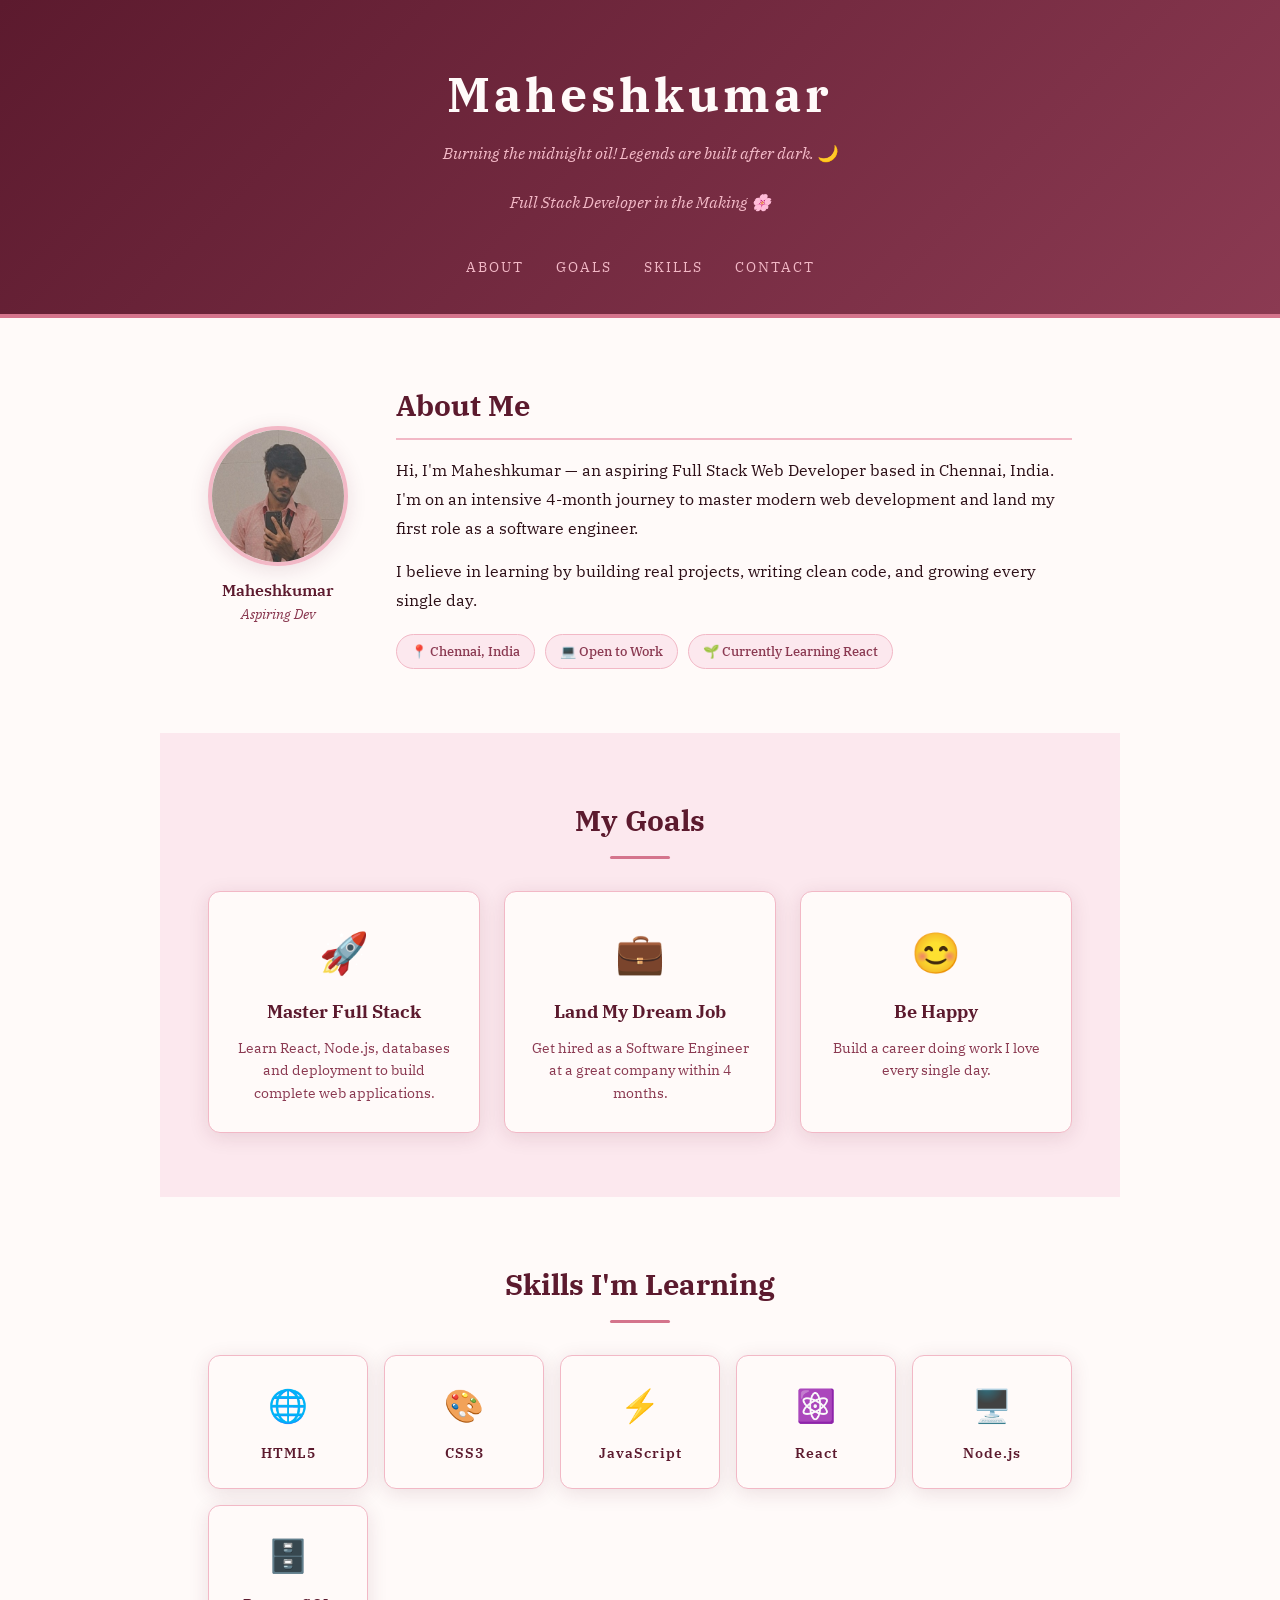
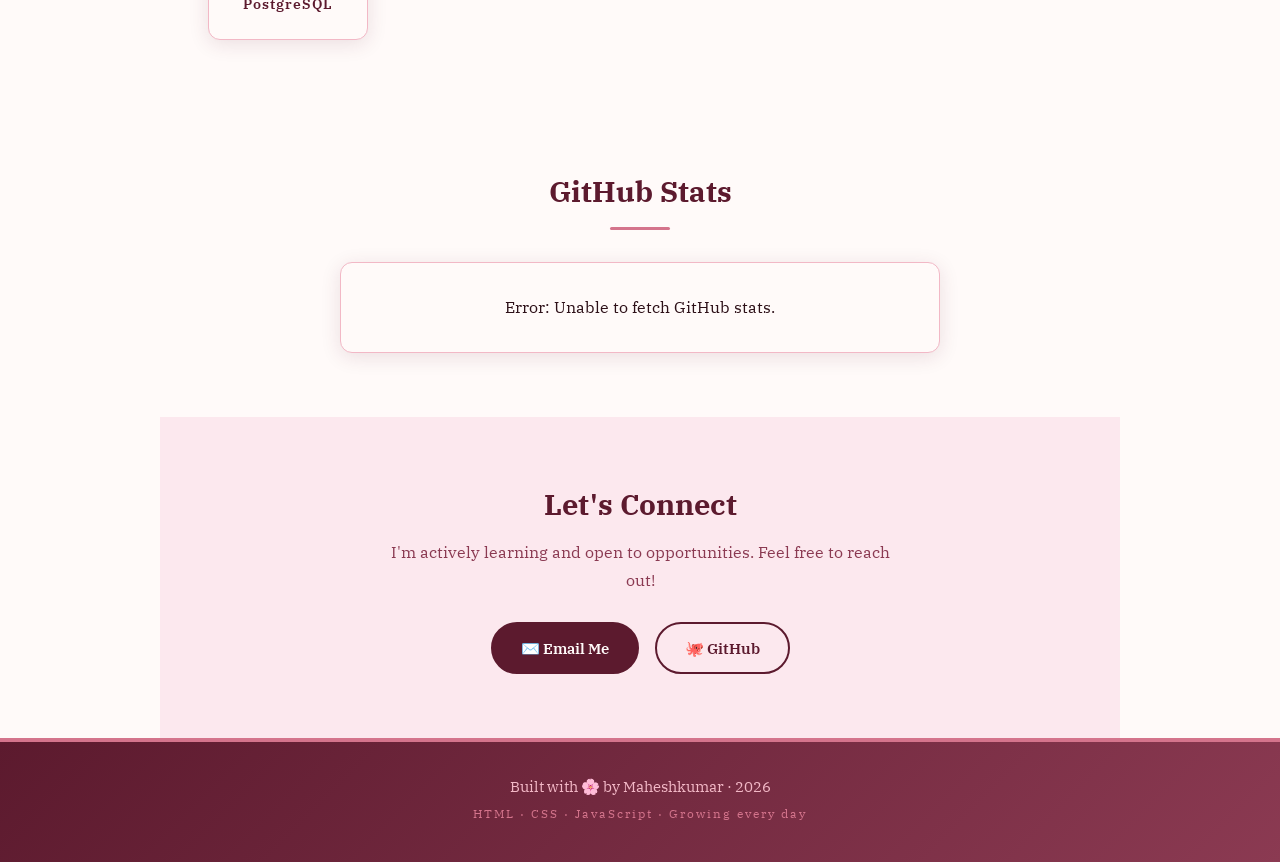
<file: Index.html>
<!DOCTYPE html>
<html lang="en">
  <head>
    <meta charset="UTF-8">
    <meta name="viewport" content="width=device-width, initial-scale=1.0">
    <meta name="description" content="Maheshkumar - Aspiring Full Stack Web Developer">
    <title>Maheshkumar | Web Developer</title>
    <link rel="stylesheet" href="style.css">
  </head>
  <body>

    <header>
      <h1>Maheshkumar</h1>
      <p id="greeting" class="tagline"></p>
      <p class="tagline">Full Stack Developer in the Making 🌸</p>
      <nav class="navbar">
        <a href="#about">About</a>
        <a href="#goals">Goals</a>
        <a href="#skills">Skills</a>
        <a href="#contact">Contact</a>
      </nav>
    </header>

    <main>

      <section class="section" id="about">
        <div class="about-grid">
          <div class="avatar-box">
            <img src="avatar.jpeg" alt="Maheshkumar profile photo" class="avatar-placeholder">
            <p class="avatar-name">Maheshkumar</p>
            <p class="avatar-role">Aspiring Dev</p>
          </div>
          <div class="about-text">
            <h2>About Me</h2>
            <p>Hi, I'm Maheshkumar — an aspiring Full Stack Web Developer based in Chennai, India. I'm on an intensive 4-month journey to master modern web development and land my first role as a software engineer.</p>
            <p>I believe in learning by building real projects, writing clean code, and growing every single day.</p>
            <div class="about-badges">
              <span class="badge">📍 Chennai, India</span>
              <span class="badge">💻 Open to Work</span>
              <span class="badge">🌱 Currently Learning React</span>
            </div>
          </div>
        </div>
      </section>

      <section class="section section-alt" id="goals">
        <h2 class="section-title">My Goals</h2>
        <div class="goals-grid">
          <div class="goal-card">
            <div class="goal-icon">🚀</div>
            <h3>Master Full Stack</h3>
            <p>Learn React, Node.js, databases and deployment to build complete web applications.</p>
          </div>
          <div class="goal-card">
            <div class="goal-icon">💼</div>
            <h3>Land My Dream Job</h3>
            <p>Get hired as a Software Engineer at a great company within 4 months.</p>
          </div>
          <div class="goal-card">
            <div class="goal-icon">😊</div>
            <h3>Be Happy</h3>
            <p>Build a career doing work I love every single day.</p>
          </div>
        </div>
      </section>

      <section class="section" id="skills">
        <h2 class="section-title">Skills I'm Learning</h2>
        <div class="skills-grid">
          <div class="skill-card">
            <span class="skill-icon">🌐</span>
            <span class="skill-name">HTML5</span>
          </div>
          <div class="skill-card">
            <span class="skill-icon">🎨</span>
            <span class="skill-name">CSS3</span>
          </div>
          <div class="skill-card">
            <span class="skill-icon">⚡</span>
            <span class="skill-name">JavaScript</span>
          </div>
          <div class="skill-card">
            <span class="skill-icon">⚛️</span>
            <span class="skill-name">React</span>
          </div>
          <div class="skill-card">
            <span class="skill-icon">🖥️</span>
            <span class="skill-name">Node.js</span>
          </div>
          <div class="skill-card">
            <span class="skill-icon">🗄️</span>
            <span class="skill-name">PostgreSQL</span>
          </div>
        </div>
      </section>

      <section class="section" id="github">
        <h2 class="section-title">GitHub Stats</h2>
        <div id="github-stats" class="github-box">
          <p class="loading-text">Loading GitHub data... 🌸</p>
        </div>
      </section>

      <section class="section section-alt" id="contact">
        <div class="contact-box">
          <h2>Let's Connect</h2>
          <p>I'm actively learning and open to opportunities. Feel free to reach out!</p>
          <div class="contact-buttons">
            <a href="https://mail.google.com/mail/?view=cm&fs=1&to=maheshkumar07232001@gmail.com" 
              target="_blank"
              class="btn btn-primary">
              ✉️ Email Me
            </a>
            <a href="https://github.com/MaheshkumarSelvakumar" target="_blank" class="btn btn-outline">🐙 GitHub</a>
          </div>
        </div>
      </section>

    </main>

    <footer>
      <p>Built with 🌸 by Maheshkumar · 2026</p>
      <p class="footer-sub">HTML · CSS · JavaScript · Growing every day</p>
    </footer>


    <script src="script.js"></script>

  </body>
</html>
</file>
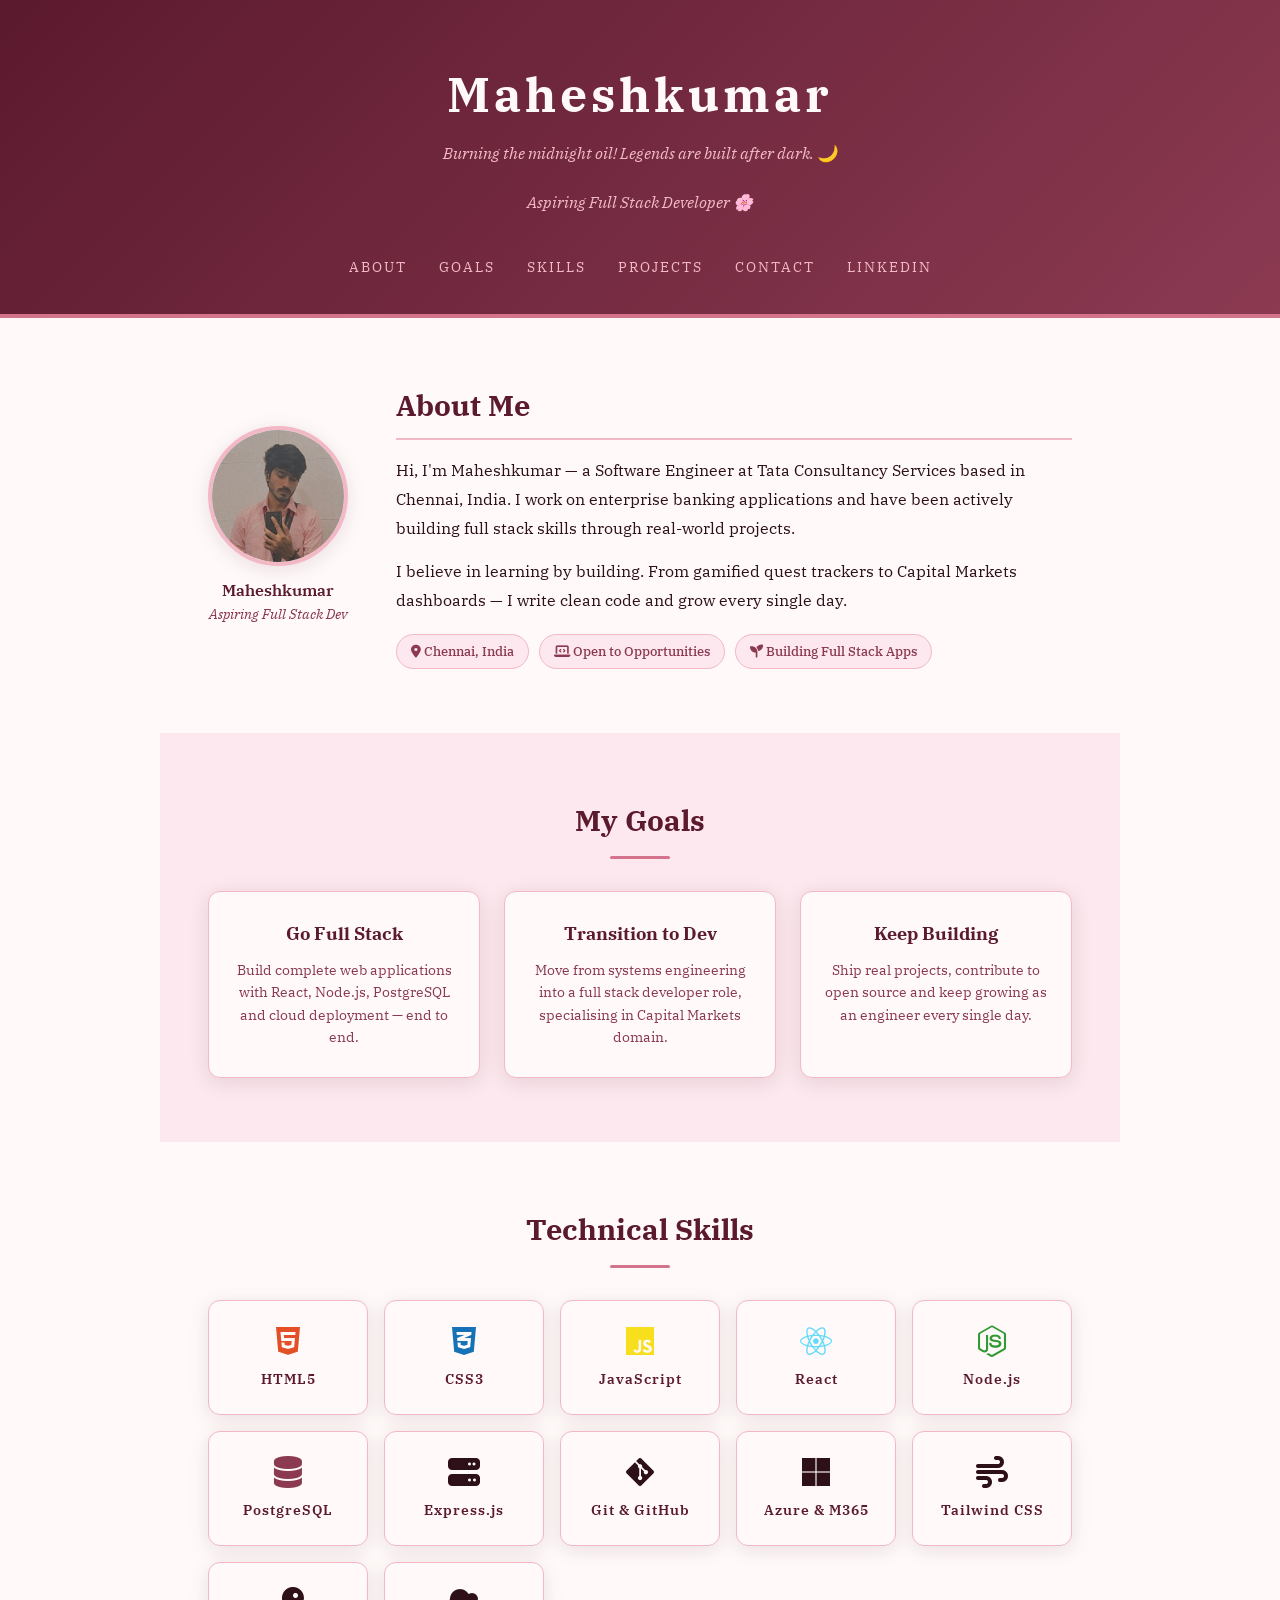
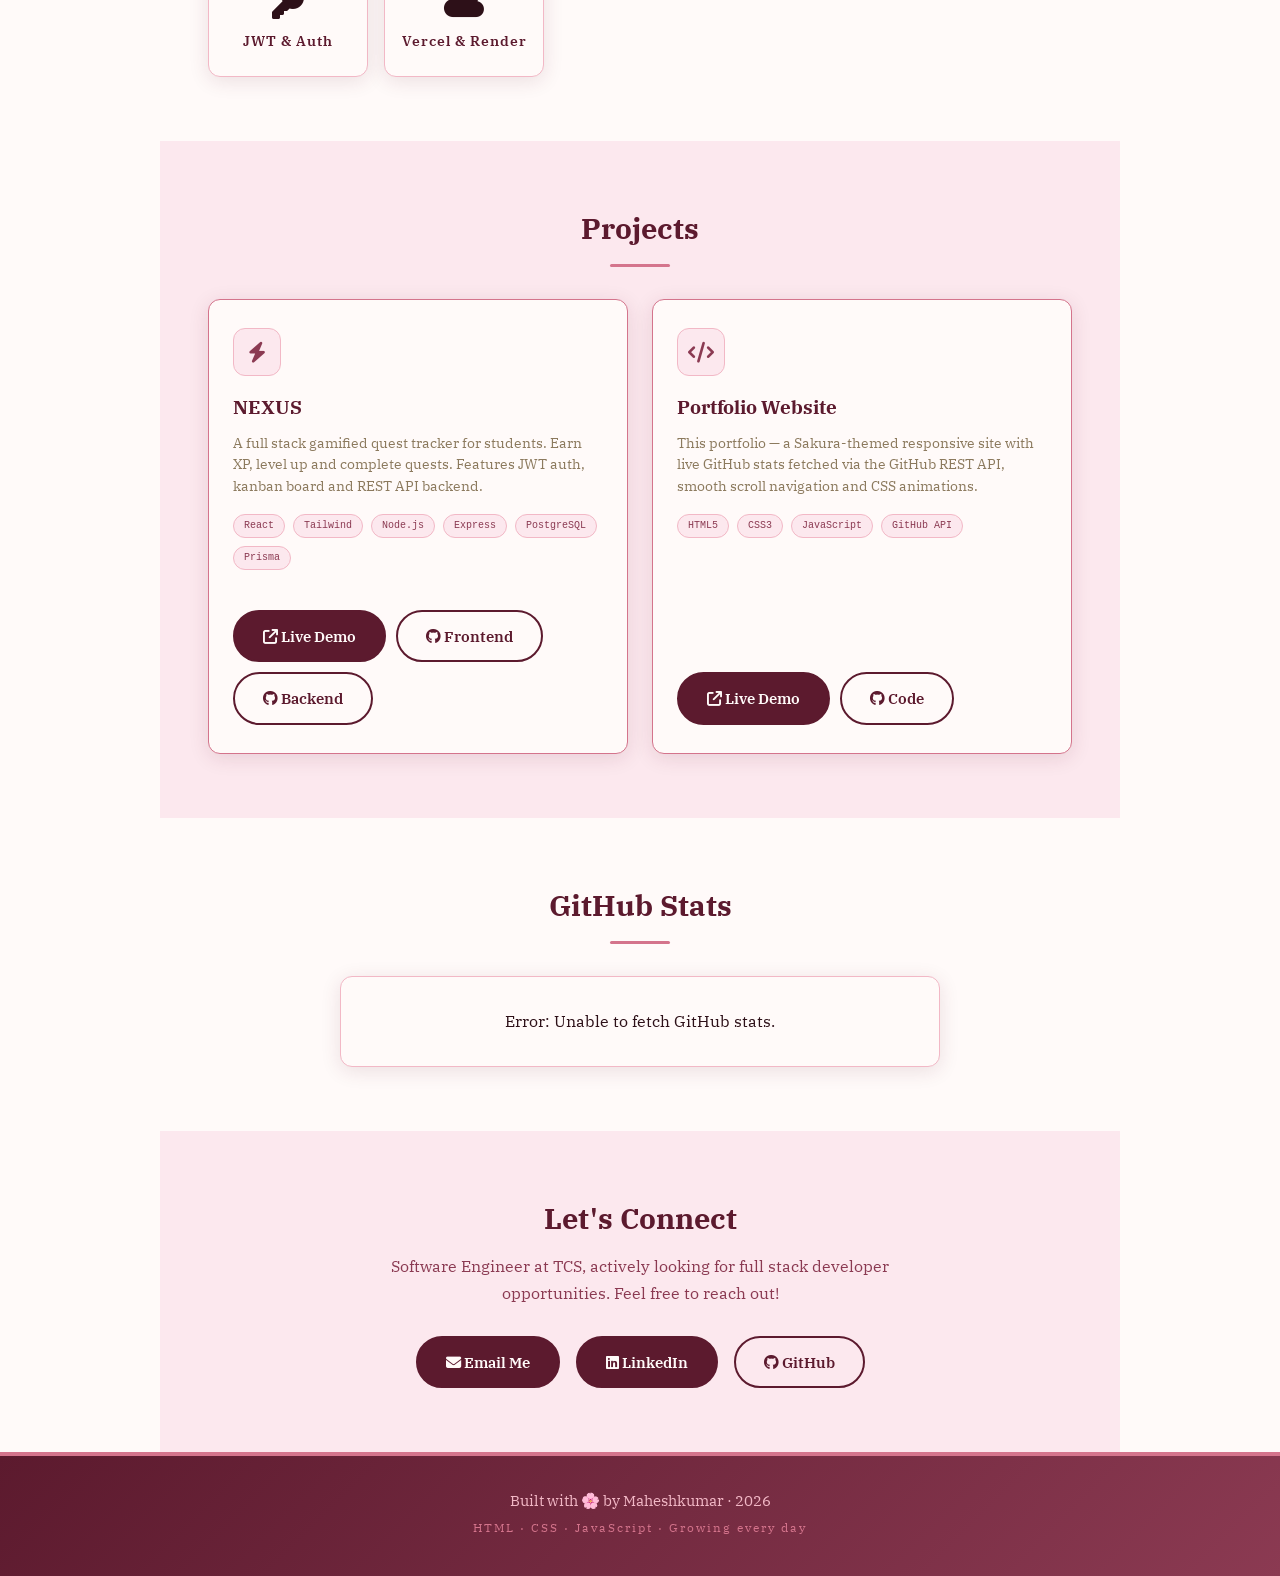
<file: index.html>
<!DOCTYPE html>
<html lang="en">
  <head>
    <meta charset="UTF-8">
    <meta name="viewport" content="width=device-width, initial-scale=1.0">
    <meta name="description" content="Maheshkumar - Software Engineer at TCS | Aspiring Full Stack Developer">
    <title>Maheshkumar | Software Engineer</title>
    <link rel="stylesheet" href="https://cdnjs.cloudflare.com/ajax/libs/font-awesome/6.5.0/css/all.min.css">
    <link rel="stylesheet" href="style.css">
  </head>
  <body>

    <header>
      <h1>Maheshkumar</h1>
      <p id="greeting" class="tagline"></p>
      <p class="tagline">Aspiring Full Stack Developer 🌸</p>
      <nav class="navbar">
        <a href="#about">About</a>
        <a href="#goals">Goals</a>
        <a href="#skills">Skills</a>
        <a href="#projects">Projects</a>
        <a href="#contact">Contact</a>
        <a href="https://www.linkedin.com/in/maheshkumar-selvakumar-1b19b4220" target="_blank">LinkedIn</a>
      </nav>
    </header>

    <main>

      <section class="section" id="about">
        <div class="about-grid">
          <div class="avatar-box">
            <img src="avatar.jpeg" alt="Maheshkumar profile photo" class="avatar-placeholder">
            <p class="avatar-name">Maheshkumar</p>
            <p class="avatar-role">Aspiring Full Stack Dev</p>
          </div>
          <div class="about-text">
            <h2>About Me</h2>
            <p>Hi, I'm Maheshkumar — a Software Engineer at Tata Consultancy Services based in Chennai, India. I work on enterprise banking applications and have been actively building full stack skills through real-world projects.</p>
            <p>I believe in learning by building. From gamified quest trackers to Capital Markets dashboards — I write clean code and grow every single day.</p>
            <div class="about-badges">
              <span class="badge"><i class="fa-solid fa-location-dot"></i> Chennai, India</span>
              <span class="badge"><i class="fa-solid fa-laptop-code"></i> Open to Opportunities</span>
              <span class="badge"><i class="fa-solid fa-seedling"></i> Building Full Stack Apps</span>
            </div>
          </div>
        </div>
      </section>

      <section class="section section-alt" id="goals">
        <h2 class="section-title">My Goals</h2>
        <div class="goals-grid">
          <div class="goal-card">
            <h3>Go Full Stack</h3>
            <p>Build complete web applications with React, Node.js, PostgreSQL and cloud deployment — end to end.</p>
          </div>
          <div class="goal-card">
            <h3>Transition to Dev</h3>
            <p>Move from systems engineering into a full stack developer role, specialising in Capital Markets domain.</p>
          </div>
          <div class="goal-card">
            <h3>Keep Building</h3>
            <p>Ship real projects, contribute to open source and keep growing as an engineer every single day.</p>
          </div>
        </div>
      </section>

      <section class="section" id="skills">
        <h2 class="section-title">Technical Skills</h2>
        <div class="skills-grid">
          <div class="skill-card">
            <i class="fa-brands fa-html5 skill-icon"></i>
            <span class="skill-name">HTML5</span>
          </div>
          <div class="skill-card">
            <i class="fa-brands fa-css3-alt skill-icon"></i>
            <span class="skill-name">CSS3</span>
          </div>
          <div class="skill-card">
            <i class="fa-brands fa-js skill-icon"></i>
            <span class="skill-name">JavaScript</span>
          </div>
          <div class="skill-card">
            <i class="fa-brands fa-react skill-icon"></i>
            <span class="skill-name">React</span>
          </div>
          <div class="skill-card">
            <i class="fa-brands fa-node-js skill-icon"></i>
            <span class="skill-name">Node.js</span>
          </div>
          <div class="skill-card">
            <i class="fa-solid fa-database skill-icon"></i>
            <span class="skill-name">PostgreSQL</span>
          </div>
          <div class="skill-card">
            <i class="fa-solid fa-server skill-icon"></i>
            <span class="skill-name">Express.js</span>
          </div>
          <div class="skill-card">
            <i class="fa-brands fa-git-alt skill-icon"></i>
            <span class="skill-name">Git & GitHub</span>
          </div>
          <div class="skill-card">
            <i class="fa-brands fa-microsoft skill-icon"></i>
            <span class="skill-name">Azure & M365</span>
          </div>
          <div class="skill-card">
            <i class="fa-solid fa-wind skill-icon"></i>
            <span class="skill-name">Tailwind CSS</span>
          </div>
          <div class="skill-card">
            <i class="fa-solid fa-key skill-icon"></i>
            <span class="skill-name">JWT & Auth</span>
          </div>
          <div class="skill-card">
            <i class="fa-solid fa-cloud skill-icon"></i>
            <span class="skill-name">Vercel & Render</span>
          </div>
        </div>
      </section>

      <section class="section section-alt" id="projects">
        <h2 class="section-title">Projects</h2>
        <div class="projects-grid">

          <div class="project-card">
            <div class="project-icon">
              <i class="fa-solid fa-bolt"></i>
            </div>
            <h3>NEXUS</h3>
            <p>A full stack gamified quest tracker for students. Earn XP, level up and complete quests. Features JWT auth, kanban board and REST API backend.</p>
            <div class="project-tags">
              <span>React</span>
              <span>Tailwind</span>
              <span>Node.js</span>
              <span>Express</span>
              <span>PostgreSQL</span>
              <span>Prisma</span>
            </div>
            <div class="project-links">
              <a href="https://nexus-zeta-indol.vercel.app" target="_blank" class="btn btn-primary">
                <i class="fa-solid fa-arrow-up-right-from-square"></i> Live Demo
              </a>
              <a href="https://github.com/MaheshkumarSelvakumar/nexus" target="_blank" class="btn btn-outline">
                <i class="fa-brands fa-github"></i> Frontend
              </a>
              <a href="https://github.com/MaheshkumarSelvakumar/nexus-backend" target="_blank" class="btn btn-outline">
                <i class="fa-brands fa-github"></i> Backend
              </a>
            </div>
          </div>

          <div class="project-card">
            <div class="project-icon">
              <i class="fa-solid fa-code"></i>
            </div>
            <h3>Portfolio Website</h3>
            <p>This portfolio — a Sakura-themed responsive site with live GitHub stats fetched via the GitHub REST API, smooth scroll navigation and CSS animations.</p>
            <div class="project-tags">
              <span>HTML5</span>
              <span>CSS3</span>
              <span>JavaScript</span>
              <span>GitHub API</span>
            </div>
            <div class="project-links">
              <a href="https://maheshkumarselvakumar.github.io/portfolio/" target="_blank" class="btn btn-primary">
                <i class="fa-solid fa-arrow-up-right-from-square"></i> Live Demo
              </a>
              <a href="https://github.com/MaheshkumarSelvakumar/portfolio" target="_blank" class="btn btn-outline">
                <i class="fa-brands fa-github"></i> Code
              </a>
            </div>
          </div>

        </div>
      </section>

      <section class="section" id="github">
        <h2 class="section-title">GitHub Stats</h2>
        <div id="github-stats" class="github-box">
          <p class="loading-text">Loading GitHub data... 🌸</p>
        </div>
      </section>

      <section class="section section-alt" id="contact">
        <div class="contact-box">
          <h2>Let's Connect</h2>
          <p>Software Engineer at TCS, actively looking for full stack developer opportunities. Feel free to reach out!</p>
          <div class="contact-buttons">
            <a href="https://mail.google.com/mail/?view=cm&fs=1&to=maheshkumar07232001@gmail.com" 
              target="_blank"
              class="btn btn-primary">
              <i class="fa-solid fa-envelope"></i> Email Me
            </a>
            <a href="https://www.linkedin.com/in/maheshkumar-selvakumar-1b19b4220" target="_blank" class="btn btn-primary">
              <i class="fa-brands fa-linkedin"></i> LinkedIn
            </a>
            <a href="https://github.com/MaheshkumarSelvakumar" target="_blank" class="btn btn-outline">
              <i class="fa-brands fa-github"></i> GitHub
            </a>
          </div>
        </div>
      </section>

    </main>

    <footer>
      <p>Built with 🌸 by Maheshkumar · 2026</p>
      <p class="footer-sub">HTML · CSS · JavaScript · Growing every day</p>
    </footer>

    <script src="script.js"></script>

  </body>
</html>
</file>
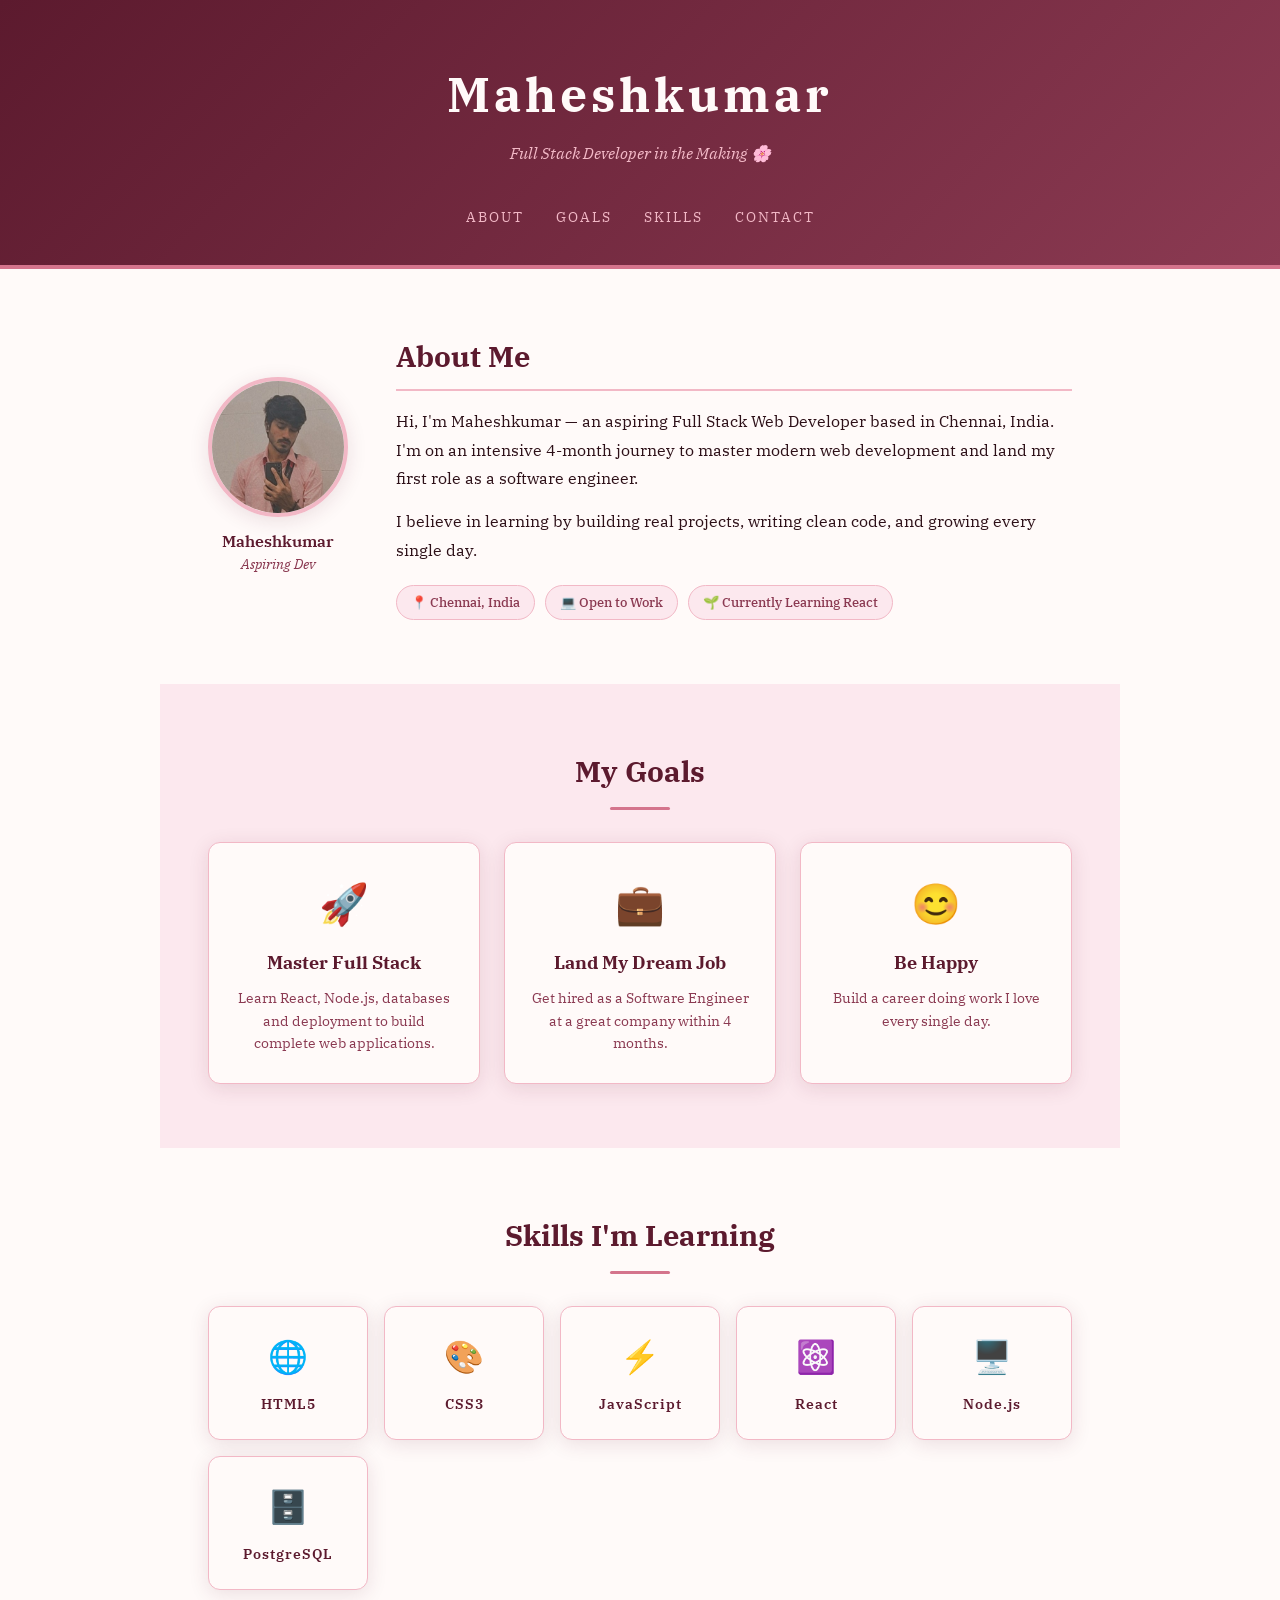
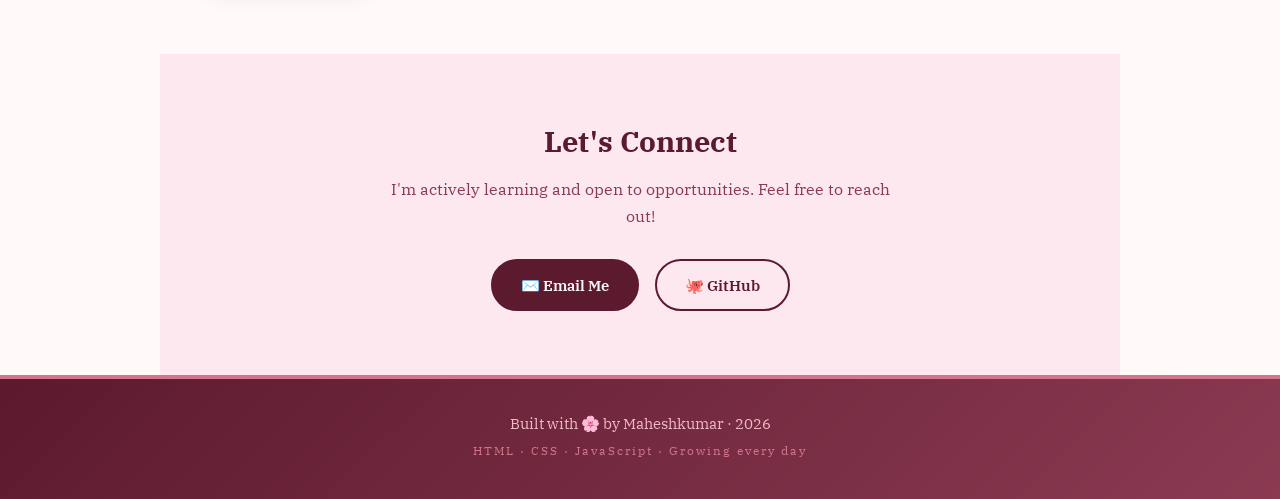
<file: Week-1 HTML_CSS/Index.html>
<!DOCTYPE html>
<html lang="en">
  <head>
    <meta charset="UTF-8">
    <meta name="viewport" content="width=device-width, initial-scale=1.0">
    <meta name="description" content="Maheshkumar - Aspiring Full Stack Web Developer">
    <title>Maheshkumar | Web Developer</title>
    <link rel="stylesheet" href="style.css">
  </head>
  <body>

    <header>
      <h1>Maheshkumar</h1>
      <p class="tagline">Full Stack Developer in the Making 🌸</p>
      <nav class="navbar">
        <a href="#about">About</a>
        <a href="#goals">Goals</a>
        <a href="#skills">Skills</a>
        <a href="#contact">Contact</a>
      </nav>
    </header>

    <main>

      <section class="section" id="about">
        <div class="about-grid">
          <div class="avatar-box">
            <img src="My Pic.jpeg" alt="Maheshkumar profile photo" class="avatar-placeholder">
            <p class="avatar-name">Maheshkumar</p>
            <p class="avatar-role">Aspiring Dev</p>
          </div>
          <div class="about-text">
            <h2>About Me</h2>
            <p>Hi, I'm Maheshkumar — an aspiring Full Stack Web Developer based in Chennai, India. I'm on an intensive 4-month journey to master modern web development and land my first role as a software engineer.</p>
            <p>I believe in learning by building real projects, writing clean code, and growing every single day.</p>
            <div class="about-badges">
              <span class="badge">📍 Chennai, India</span>
              <span class="badge">💻 Open to Work</span>
              <span class="badge">🌱 Currently Learning React</span>
            </div>
          </div>
        </div>
      </section>

      <section class="section section-alt" id="goals">
        <h2 class="section-title">My Goals</h2>
        <div class="goals-grid">
          <div class="goal-card">
            <div class="goal-icon">🚀</div>
            <h3>Master Full Stack</h3>
            <p>Learn React, Node.js, databases and deployment to build complete web applications.</p>
          </div>
          <div class="goal-card">
            <div class="goal-icon">💼</div>
            <h3>Land My Dream Job</h3>
            <p>Get hired as a Software Engineer at a great company within 4 months.</p>
          </div>
          <div class="goal-card">
            <div class="goal-icon">😊</div>
            <h3>Be Happy</h3>
            <p>Build a career doing work I love every single day.</p>
          </div>
        </div>
      </section>

      <section class="section" id="skills">
        <h2 class="section-title">Skills I'm Learning</h2>
        <div class="skills-grid">
          <div class="skill-card">
            <span class="skill-icon">🌐</span>
            <span class="skill-name">HTML5</span>
          </div>
          <div class="skill-card">
            <span class="skill-icon">🎨</span>
            <span class="skill-name">CSS3</span>
          </div>
          <div class="skill-card">
            <span class="skill-icon">⚡</span>
            <span class="skill-name">JavaScript</span>
          </div>
          <div class="skill-card">
            <span class="skill-icon">⚛️</span>
            <span class="skill-name">React</span>
          </div>
          <div class="skill-card">
            <span class="skill-icon">🖥️</span>
            <span class="skill-name">Node.js</span>
          </div>
          <div class="skill-card">
            <span class="skill-icon">🗄️</span>
            <span class="skill-name">PostgreSQL</span>
          </div>
        </div>
      </section>

      <section class="section section-alt" id="contact">
        <div class="contact-box">
          <h2>Let's Connect</h2>
          <p>I'm actively learning and open to opportunities. Feel free to reach out!</p>
          <div class="contact-buttons">
            <a href="https://mail.google.com/mail/?view=cm&fs=1&to=maheshkumar07232001@gmail.com" 
              target="_blank"
              class="btn btn-primary">
              ✉️ Email Me
            </a>
            <a href="https://github.com/MaheshkumarSelvakumar" target="_blank" class="btn btn-outline">🐙 GitHub</a>
          </div>
        </div>
      </section>

    </main>

    <footer>
      <p>Built with 🌸 by Maheshkumar · 2026</p>
      <p class="footer-sub">HTML · CSS · JavaScript · Growing every day</p>
    </footer>

  </body>
</html>
</file>
<file: style.css>
@import url('https://fonts.googleapis.com/css2?family=IBM+Plex+Serif:ital,wght@0,300;0,400;0,500;0,600;0,700;1,400&display=swap');

:root {
  --sakura-deep:   #5c1a2e;
  --sakura-dark:   #8b3a52;
  --sakura-mid:    #d4748c;
  --sakura-light:  #f2b8c6;
  --sakura-pale:   #fce8ee;
  --sakura-white:  #fffaf9;
  --sakura-mist:   #7a9e87;
  --sakura-text:   #2d1018;
  --muted:         #8c7a5e;
  --shadow-soft:   0 4px 20px rgba(92, 26, 46, 0.12);
  --shadow-hover:  0 12px 32px rgba(92, 26, 46, 0.2);
  --radius:        12px;
}

* {
  margin: 0;
  padding: 0;
  box-sizing: border-box;
}

html {
  scroll-behavior: smooth;
}

body {
  font-family: 'IBM Plex Serif', serif;
  background-color: var(--sakura-white);
  color: var(--sakura-text);
  line-height: 1.6;
  scroll-behavior: smooth;
}

header {
  background: linear-gradient(135deg, var(--sakura-deep), var(--sakura-dark));
  color: var(--sakura-white);
  text-align: center;
  padding: 56px 24px 32px;
  border-bottom: 4px solid var(--sakura-mid);
  transition: box-shadow 0.3s ease;
}

header.scrolled {
  box-shadow: 0 4px 20px rgba(92, 26, 46, 0.3);
}

header h1 {
  font-size: 3rem;
  font-weight: 700;
  letter-spacing: 4px;
  margin-bottom: 8px;
}

.tagline {
  font-size: 1rem;
  color: var(--sakura-light);
  margin-bottom: 24px;
  font-style: italic;
}

.navbar {
  display: flex;
  justify-content: center;
  gap: 32px;
  padding: 16px 0 0;
}

.navbar a {
  color: var(--sakura-light);
  text-decoration: none;
  font-size: 14px;
  letter-spacing: 2px;
  text-transform: uppercase;
  transition: color 0.3s ease;
  position: relative;
  padding-bottom: 4px;
}

.navbar a::after {
  content: '';
  position: absolute;
  bottom: 0;
  left: 0;
  width: 0;
  height: 2px;
  background: var(--sakura-mist);
  transition: width 0.3s ease;
}

.navbar a:hover {
  color: var(--sakura-mist);
}

.navbar a:hover::after {
  width: 100%;
}

.section {
  padding: 64px 48px;
  max-width: 960px;
  margin: 0 auto;
}

.section-alt {
  background-color: var(--sakura-pale);
}

.section-title {
  color: var(--sakura-deep);
  font-size: 1.8rem;
  margin-bottom: 32px;
  text-align: center;
  position: relative;
  padding-bottom: 16px;
}

.section-title::after {
  content: '';
  position: absolute;
  bottom: 0;
  left: 50%;
  transform: translateX(-50%);
  width: 60px;
  height: 3px;
  background: var(--sakura-mid);
  border-radius: 2px;
}

.about-grid {
  display: flex;
  gap: 48px;
  align-items: center;
}

.avatar-box {
  display: flex;
  flex-direction: column;
  align-items: center;
  flex-shrink: 0;
}

.avatar-placeholder {
  width: 140px;
  height: 140px;
  border-radius: 50%;
  background: linear-gradient(135deg, var(--sakura-mid), var(--sakura-dark));
  display: flex;
  align-items: center;
  justify-content: center;
  font-size: 3.5rem;
  font-weight: 700;
  color: var(--sakura-white);
  border: 4px solid var(--sakura-light);
  margin-bottom: 12px;
  box-shadow: var(--shadow-soft);
}

.avatar-name {
  font-weight: 600;
  color: var(--sakura-deep);
  font-size: 1rem;
}

.avatar-role {
  font-size: 0.85rem;
  color: var(--sakura-dark);
  font-style: italic;
}

.about-text h2 {
  color: var(--sakura-deep);
  font-size: 1.8rem;
  margin-bottom: 16px;
  padding-bottom: 10px;
  border-bottom: 2px solid var(--sakura-light);
}

.about-text p {
  color: var(--sakura-text);
  margin-bottom: 14px;
  line-height: 1.8;
}

.about-badges {
  display: flex;
  flex-wrap: wrap;
  gap: 10px;
  margin-top: 20px;
}

.badge {
  background: var(--sakura-pale);
  border: 1.5px solid var(--sakura-light);
  color: var(--sakura-dark);
  padding: 6px 14px;
  border-radius: 100px;
  font-size: 0.82rem;
  font-weight: 500;
}

.goals-grid {
  display: grid;
  grid-template-columns: repeat(3, 1fr);
  gap: 24px;
}

.goal-card {
  background: var(--sakura-white);
  border: 1.5px solid var(--sakura-light);
  border-radius: var(--radius);
  padding: 28px 24px;
  text-align: center;
  transition: transform 0.3s ease, box-shadow 0.3s ease;
  box-shadow: var(--shadow-soft);
}

.goal-card:hover {
  transform: translateY(-6px);
  box-shadow: var(--shadow-hover);
}

.goal-icon {
  font-size: 2.5rem;
  margin-bottom: 14px;
}

.goal-card h3 {
  color: var(--sakura-deep);
  margin-bottom: 10px;
  font-size: 1.1rem;
}

.goal-card p {
  font-size: 0.88rem;
  color: var(--sakura-dark);
  line-height: 1.6;
}

.skills-grid {
  display: grid;
  grid-template-columns: repeat(auto-fit, minmax(140px, 1fr));
  gap: 16px;
}

.skill-card {
  background: var(--sakura-white);
  border: 1.5px solid var(--sakura-light);
  border-radius: var(--radius);
  padding: 24px 16px;
  text-align: center;
  display: flex;
  flex-direction: column;
  align-items: center;
  gap: 10px;
  transition: transform 0.3s ease, box-shadow 0.3s ease, background 0.3s ease;
  box-shadow: var(--shadow-soft);
  cursor: default;
}

.skill-card:hover {
  transform: translateY(-4px);
  background: var(--sakura-pale);
  box-shadow: var(--shadow-hover);
}

.skill-icon {
  font-size: 2rem;
}

.skill-name {
  font-size: 0.9rem;
  font-weight: 600;
  color: var(--sakura-deep);
  letter-spacing: 1px;
}

.github-box {
  max-width: 600px;
  margin: 0 auto;
  background: var(--sakura-white);
  border: 1.5px solid var(--sakura-light);
  border-radius: var(--radius);
  padding: 32px;
  text-align: center;
  box-shadow: var(--shadow-soft);
}

.github-stats-grid {
  display: grid;
  grid-template-columns: repeat(2, 1fr);
  gap: 16px;
  margin: 24px 0;
}

.github-stat {
  background: var(--sakura-pale);
  border-radius: var(--radius);
  padding: 16px;
}

.github-stat-value {
  font-size: 1.8rem;
  font-weight: 700;
  color: var(--sakura-deep);
}

.github-stat-label {
  font-size: 0.82rem;
  color: var(--sakura-dark);
  margin-top: 4px;
}

.github-name {
  font-size: 1.3rem;
  font-weight: 700;
  color: var(--sakura-deep);
  margin-bottom: 8px;
}

.github-bio {
  font-size: 0.9rem;
  color: var(--sakura-dark);
  margin-bottom: 16px;
  font-style: italic;
}

.loading-text {
  color: var(--sakura-mid);
  font-style: italic;
}

.contact-box {
  text-align: center;
  max-width: 500px;
  margin: 0 auto;
}

.contact-box h2 {
  color: var(--sakura-deep);
  font-size: 1.8rem;
  margin-bottom: 12px;
}

.contact-box p {
  color: var(--sakura-dark);
  margin-bottom: 28px;
  line-height: 1.7;
}

.contact-buttons {
  display: flex;
  gap: 16px;
  justify-content: center;
  flex-wrap: wrap;
}

.btn {
  padding: 12px 28px;
  border-radius: 100px;
  font-family: 'IBM Plex Serif', serif;
  font-size: 0.95rem;
  font-weight: 600;
  text-decoration: none;
  transition: transform 0.2s ease, box-shadow 0.2s ease;
  display: inline-block;
}

.btn:hover {
  transform: translateY(-3px);
  box-shadow: var(--shadow-hover);
}

.btn-primary {
  background: var(--sakura-deep);
  color: var(--sakura-white);
  border: 2px solid var(--sakura-deep);
}

.btn-outline {
  background: transparent;
  color: var(--sakura-deep);
  border: 2px solid var(--sakura-deep);
}

.btn-outline:hover {
  background: var(--sakura-pale);
}

footer {
  background: linear-gradient(135deg, var(--sakura-deep), var(--sakura-dark));
  color: var(--sakura-light);
  text-align: center;
  padding: 32px 24px;
  border-top: 4px solid var(--sakura-mid);
}

footer p {
  margin-bottom: 6px;
  font-size: 0.95rem;
}

.footer-sub {
  font-size: 0.78rem;
  color: var(--sakura-mid);
  letter-spacing: 2px;
}

.skill-card.active {
  background: var(--sakura-light);
  border-color: var(--sakura-dark);
  transform: translateY(-4px);
  box-shadow: var(--shadow-hover);
}

@media (max-width: 768px) {

  header {
    padding: 40px 20px 24px;
  }

  header h1 {
    font-size: 2.2rem;
    letter-spacing: 2px;
  }

  .navbar {
    gap: 20px;
  }

  .section {
    padding: 48px 24px;
  }

  .about-grid {
    flex-direction: column;
    text-align: center;
  }

  .about-badges {
    justify-content: center;
  }

  .goals-grid {
    grid-template-columns: repeat(2, 1fr);
  }

  .projects-grid {
    grid-template-columns: 1fr;
  }

  .github-stats-grid {
    grid-template-columns: repeat(2, 1fr);
  }

}

@media (max-width: 480px) {

  header {
    padding: 32px 16px 20px;
  }

  header h1 {
    font-size: 1.8rem;
    letter-spacing: 1px;
  }

  .tagline {
    font-size: 0.9rem;
  }

  .navbar {
    gap: 12px;
    flex-wrap: wrap;
    padding: 12px 0 0;
  }

  .navbar a {
    font-size: 12px;
  }

  .section {
    padding: 40px 16px;
  }

  .about-grid {
    flex-direction: column;
    align-items: center;
    gap: 24px;
    text-align: center;
  }

  .avatar-placeholder {
    width: 110px;
    height: 110px;
    font-size: 2.5rem;
  }

  .goals-grid {
    grid-template-columns: 1fr;
  }

  .skills-grid {
    grid-template-columns: repeat(2, 1fr);
  }

  .github-stats-grid {
    grid-template-columns: 1fr;
  }

  .contact-buttons {
    flex-direction: column;
    align-items: center;
  }

  .btn {
    width: 100%;
    text-align: center;
  }

  .section-title {
    font-size: 1.4rem;
  }

  .github-box {
    padding: 20px 16px;
  }

}

.fa-html5 { color: #e34f26; }
.fa-css3-alt { color: #1572b6; }
.fa-js { color: #f7df1e; }
.fa-react { color: #61dafb; }
.fa-node-js { color: #339933; }
.fa-database { color: var(--sakura-dark); }

.projects-grid {
  display: grid;
  grid-template-columns: repeat(2, 1fr);
  gap: 24px;
  align-items: stretch;
}

.project-card {
  background: var(--sakura-white) !important;
  border: 1.5px solid var(--sakura-mid);
  border-radius: var(--radius);
  padding: 28px 24px;
  box-shadow: var(--shadow-soft);
  transition: transform 0.3s ease, box-shadow 0.3s ease;
  display: flex;
  flex-direction: column;
}

.project-card:hover {
  transform: translateY(-6px);
  box-shadow: var(--shadow-hover);
}

.project-icon {
  width: 48px;
  height: 48px;
  background: var(--sakura-pale);
  border: 1.5px solid var(--sakura-light);
  border-radius: 12px;
  display: flex;
  align-items: center;
  justify-content: center;
  margin-bottom: 16px;
  color: var(--sakura-dark);
  font-size: 1.3rem;
}

.project-card h3 {
  font-size: 1.2rem;
  color: var(--sakura-deep);
  margin-bottom: 10px;
  font-weight: 700;
}

.project-card p {
  font-size: 0.85rem;
  color: var(--muted);
  line-height: 1.6;
  margin-bottom: 16px;
}

.project-tags {
  display: flex;
  flex-wrap: wrap;
  gap: 8px;
  margin-bottom: 20px;
}

.project-tags span {
  font-family: 'DM Mono', monospace;
  font-size: 10px;
  background: var(--sakura-pale);
  border: 1px solid var(--sakura-light);
  color: var(--sakura-dark);
  padding: 3px 10px;
  border-radius: 100px;
}

.project-links {
  display: flex;
  gap: 10px;
  flex-wrap: wrap;
  margin-top: auto;
  padding-top: 20px;
}
</file>
<file: Week-1 HTML_CSS/style.css>
@import url('https://fonts.googleapis.com/css2?family=IBM+Plex+Serif:ital,wght@0,300;0,400;0,500;0,600;0,700;1,400&display=swap');

:root {
  --sakura-deep:   #5c1a2e;
  --sakura-dark:   #8b3a52;
  --sakura-mid:    #d4748c;
  --sakura-light:  #f2b8c6;
  --sakura-pale:   #fce8ee;
  --sakura-white:  #fffaf9;
  --sakura-mist:   #7a9e87;
  --sakura-text:   #2d1018;
  --shadow-soft:   0 4px 20px rgba(92, 26, 46, 0.12);
  --shadow-hover:  0 12px 32px rgba(92, 26, 46, 0.2);
  --radius:        12px;
}

* {
  margin: 0;
  padding: 0;
  box-sizing: border-box;
}

body {
  font-family: 'IBM Plex Serif', serif;
  background-color: var(--sakura-white);
  color: var(--sakura-text);
  line-height: 1.6;
}

header {
  background: linear-gradient(135deg, var(--sakura-deep), var(--sakura-dark));
  color: var(--sakura-white);
  text-align: center;
  padding: 56px 24px 32px;
  border-bottom: 4px solid var(--sakura-mid);
}

header h1 {
  font-size: 3rem;
  font-weight: 700;
  letter-spacing: 4px;
  margin-bottom: 8px;
}

.tagline {
  font-size: 1rem;
  color: var(--sakura-light);
  margin-bottom: 24px;
  font-style: italic;
}

.navbar {
  display: flex;
  justify-content: center;
  gap: 32px;
  padding: 16px 0 0;
}

.navbar a {
  color: var(--sakura-light);
  text-decoration: none;
  font-size: 14px;
  letter-spacing: 2px;
  text-transform: uppercase;
  transition: color 0.3s ease;
  position: relative;
  padding-bottom: 4px;
}

.navbar a::after {
  content: '';
  position: absolute;
  bottom: 0;
  left: 0;
  width: 0;
  height: 2px;
  background: var(--sakura-mist);
  transition: width 0.3s ease;
}

.navbar a:hover {
  color: var(--sakura-mist);
}

.navbar a:hover::after {
  width: 100%;
}

.section {
  padding: 64px 48px;
  max-width: 960px;
  margin: 0 auto;
}

.section-alt {
  background-color: var(--sakura-pale);
}

.section-title {
  color: var(--sakura-deep);
  font-size: 1.8rem;
  margin-bottom: 32px;
  text-align: center;
  position: relative;
  padding-bottom: 16px;
}

.section-title::after {
  content: '';
  position: absolute;
  bottom: 0;
  left: 50%;
  transform: translateX(-50%);
  width: 60px;
  height: 3px;
  background: var(--sakura-mid);
  border-radius: 2px;
}

.about-grid {
  display: flex;
  gap: 48px;
  align-items: center;
}

.avatar-box {
  display: flex;
  flex-direction: column;
  align-items: center;
  flex-shrink: 0;
}

.avatar-placeholder {
  width: 140px;
  height: 140px;
  border-radius: 50%;
  background: linear-gradient(135deg, var(--sakura-mid), var(--sakura-dark));
  display: flex;
  align-items: center;
  justify-content: center;
  font-size: 3.5rem;
  font-weight: 700;
  color: var(--sakura-white);
  border: 4px solid var(--sakura-light);
  margin-bottom: 12px;
  box-shadow: var(--shadow-soft);
}

.avatar-name {
  font-weight: 600;
  color: var(--sakura-deep);
  font-size: 1rem;
}

.avatar-role {
  font-size: 0.85rem;
  color: var(--sakura-dark);
  font-style: italic;
}

.about-text h2 {
  color: var(--sakura-deep);
  font-size: 1.8rem;
  margin-bottom: 16px;
  padding-bottom: 10px;
  border-bottom: 2px solid var(--sakura-light);
}

.about-text p {
  color: var(--sakura-text);
  margin-bottom: 14px;
  line-height: 1.8;
}

.about-badges {
  display: flex;
  flex-wrap: wrap;
  gap: 10px;
  margin-top: 20px;
}

.badge {
  background: var(--sakura-pale);
  border: 1.5px solid var(--sakura-light);
  color: var(--sakura-dark);
  padding: 6px 14px;
  border-radius: 100px;
  font-size: 0.82rem;
  font-weight: 500;
}

.goals-grid {
  display: grid;
  grid-template-columns: repeat(3, 1fr);
  gap: 24px;
}

.goal-card {
  background: var(--sakura-white);
  border: 1.5px solid var(--sakura-light);
  border-radius: var(--radius);
  padding: 28px 24px;
  text-align: center;
  transition: transform 0.3s ease, box-shadow 0.3s ease;
  box-shadow: var(--shadow-soft);
}

.goal-card:hover {
  transform: translateY(-6px);
  box-shadow: var(--shadow-hover);
}

.goal-icon {
  font-size: 2.5rem;
  margin-bottom: 14px;
}

.goal-card h3 {
  color: var(--sakura-deep);
  margin-bottom: 10px;
  font-size: 1.1rem;
}

.goal-card p {
  font-size: 0.88rem;
  color: var(--sakura-dark);
  line-height: 1.6;
}

.skills-grid {
  display: grid;
  grid-template-columns: repeat(auto-fit, minmax(140px, 1fr));
  gap: 16px;
}

.skill-card {
  background: var(--sakura-white);
  border: 1.5px solid var(--sakura-light);
  border-radius: var(--radius);
  padding: 24px 16px;
  text-align: center;
  display: flex;
  flex-direction: column;
  align-items: center;
  gap: 10px;
  transition: transform 0.3s ease, box-shadow 0.3s ease, background 0.3s ease;
  box-shadow: var(--shadow-soft);
  cursor: default;
}

.skill-card:hover {
  transform: translateY(-4px);
  background: var(--sakura-pale);
  box-shadow: var(--shadow-hover);
}

.skill-icon {
  font-size: 2rem;
}

.skill-name {
  font-size: 0.9rem;
  font-weight: 600;
  color: var(--sakura-deep);
  letter-spacing: 1px;
}

.contact-box {
  text-align: center;
  max-width: 500px;
  margin: 0 auto;
}

.contact-box h2 {
  color: var(--sakura-deep);
  font-size: 1.8rem;
  margin-bottom: 12px;
}

.contact-box p {
  color: var(--sakura-dark);
  margin-bottom: 28px;
  line-height: 1.7;
}

.contact-buttons {
  display: flex;
  gap: 16px;
  justify-content: center;
  flex-wrap: wrap;
}

.btn {
  padding: 12px 28px;
  border-radius: 100px;
  font-family: 'IBM Plex Serif', serif;
  font-size: 0.95rem;
  font-weight: 600;
  text-decoration: none;
  transition: transform 0.2s ease, box-shadow 0.2s ease;
  display: inline-block;
}

.btn:hover {
  transform: translateY(-3px);
  box-shadow: var(--shadow-hover);
}

.btn-primary {
  background: var(--sakura-deep);
  color: var(--sakura-white);
  border: 2px solid var(--sakura-deep);
}

.btn-outline {
  background: transparent;
  color: var(--sakura-deep);
  border: 2px solid var(--sakura-deep);
}

.btn-outline:hover {
  background: var(--sakura-pale);
}

footer {
  background: linear-gradient(135deg, var(--sakura-deep), var(--sakura-dark));
  color: var(--sakura-light);
  text-align: center;
  padding: 32px 24px;
  border-top: 4px solid var(--sakura-mid);
}

footer p {
  margin-bottom: 6px;
  font-size: 0.95rem;
}

.footer-sub {
  font-size: 0.78rem;
  color: var(--sakura-mid);
  letter-spacing: 2px;
}
</file>
